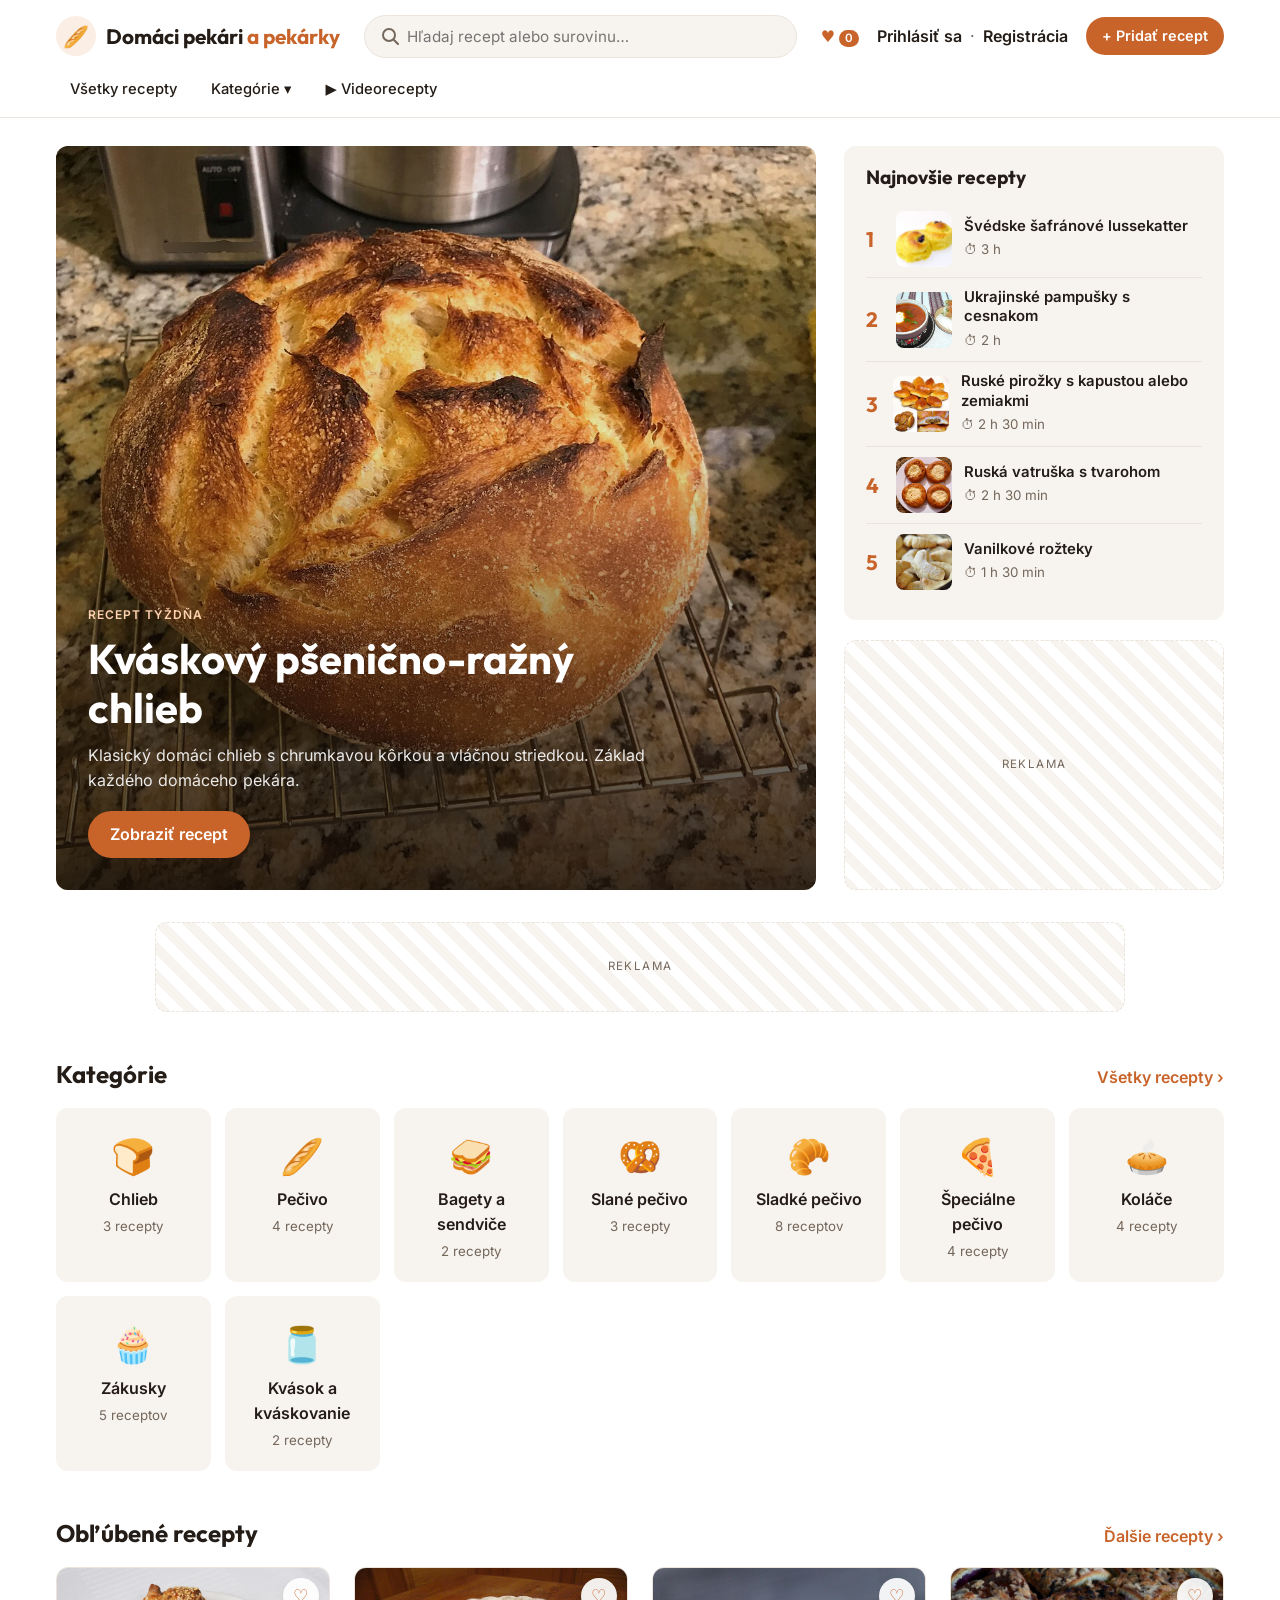
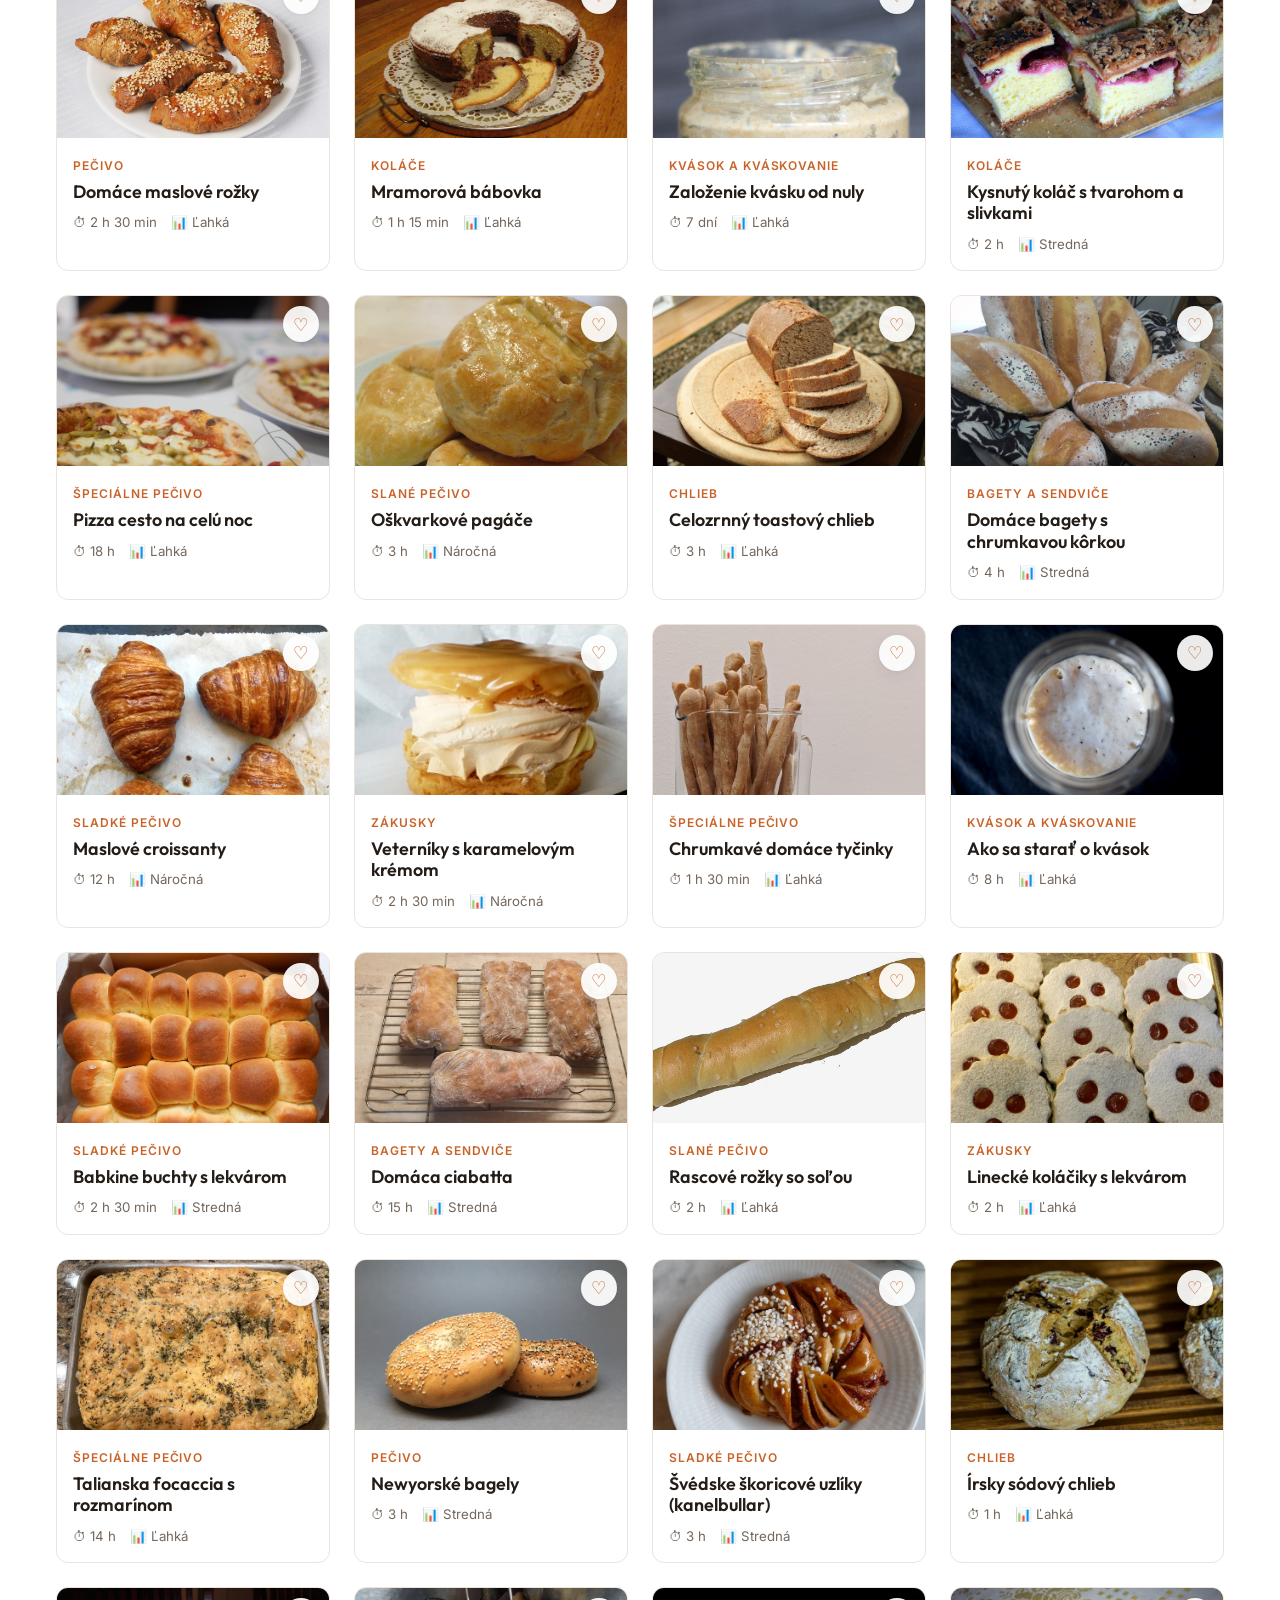
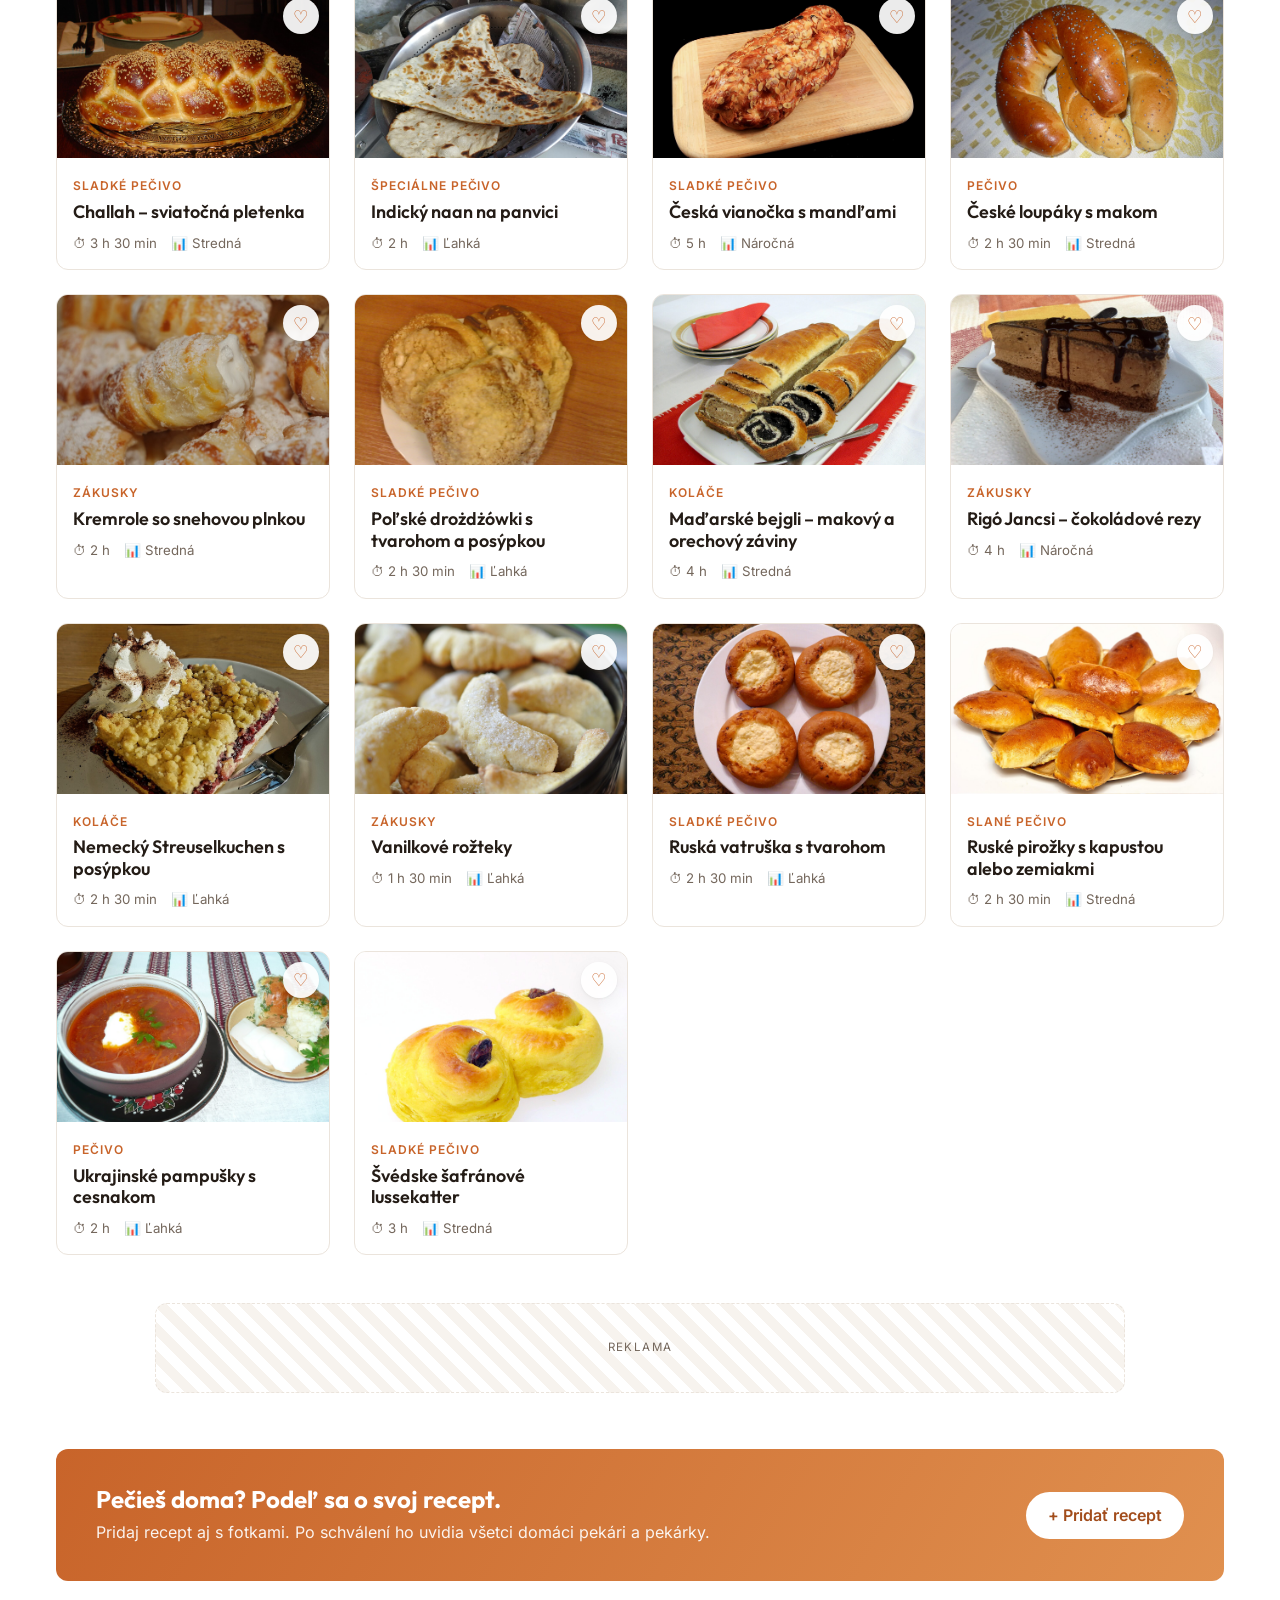
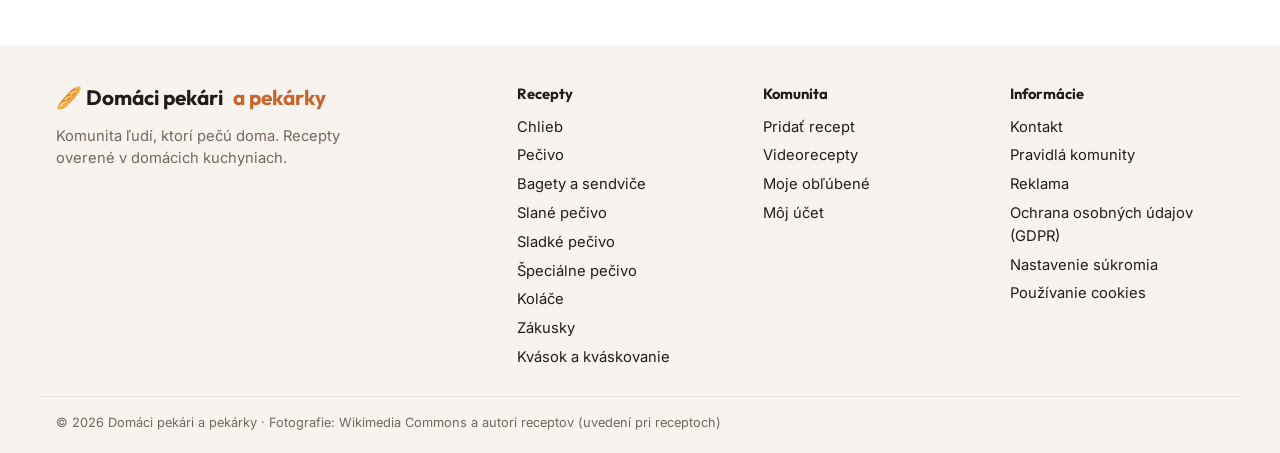
<file: index.html>
<!doctype html>
<html lang="sk">
<head>
  <meta charset="utf-8">
  <meta name="viewport" content="width=device-width, initial-scale=1, viewport-fit=cover">
  <meta name="theme-color" content="#c8642a">
  <link rel="manifest" href="manifest.webmanifest">
  <link rel="icon" type="image/png" sizes="48x48" href="icons/favicon-48.png">
  <link rel="apple-touch-icon" href="icons/apple-touch-icon.png">
  <meta name="apple-mobile-web-app-capable" content="yes">
  <meta name="mobile-web-app-capable" content="yes">
  <meta name="apple-mobile-web-app-title" content="Pekári">
  <meta name="apple-mobile-web-app-status-bar-style" content="default">
  <script>
    // Prepínač „počítačová verzia“ na mobile: stránka sa vykreslí v šírke 1200 px ako na počítači.
    try {
      if (localStorage.getItem("pekari-zobrazenie") === "pocitac")
        document.querySelector('meta[name="viewport"]').setAttribute("content", "width=1200");
    } catch (e) { /* bez úložiska ostane mobilná verzia */ }
  </script>
  <title>Domáci pekári a pekárky – receptár</title>
  <meta name="description" content="Receptár domácich pekárov a pekárok: chlieb, pečivo, koláče a kvások.">
  <link rel="preload" href="fonts/inter-latin.woff2" as="font" type="font/woff2" crossorigin>
  <link rel="preload" href="fonts/outfit-latin.woff2" as="font" type="font/woff2" crossorigin>
  <link rel="stylesheet" href="css/fonts.css">
  <link rel="stylesheet" href="css/styles.css">
</head>
<body>
  <header class="site-header">
    <div class="container header-top">
      <a href="#/" class="logo" id="logo">
        <span class="logo-mark">🥖</span>
        <span class="logo-text">Domáci pekári <em>a pekárky</em></span>
      </a>
      <div class="search-box">
        <input type="search" id="search" placeholder="Hľadaj recept alebo surovinu…" aria-label="Hľadať recept">
      </div>
      <div class="header-actions">
        <a href="#/oblubene" class="fav-link" title="Obľúbené recepty">♥ <span id="fav-count" class="badge">0</span></a>
        <div class="header-menu" id="header-menu">
          <span class="account-links" id="account-links">
            <a class="link-btn" href="#/prihlasenie">Prihlásiť sa</a>
            <span class="sep">·</span>
            <a class="link-btn" href="#/registracia">Registrácia</a>
          </span>
          <a class="btn btn-small" href="#/pridat">+ Pridať recept</a>
          <button class="btn-outline install-btn" data-install hidden>📲 Nainštalovať aplikáciu</button>
        </div>
        <button class="menu-btn" id="menu-btn" aria-label="Menu" aria-expanded="false" aria-controls="header-menu">☰</button>
      </div>
    </div>
    <nav class="container main-nav" id="main-nav" aria-label="Kategórie"></nav>
  </header>

  <main id="app" class="container"></main>

  <footer class="site-footer">
    <div class="container footer-inner">
      <div>
        <div class="logo">🥖 Domáci pekári <em>a pekárky</em></div>
        <p>Komunita ľudí, ktorí pečú doma. Recepty overené v domácich kuchyniach.</p>
      </div>
      <div>
        <h4>Recepty</h4>
        <div id="footer-cats"></div>
      </div>
      <div>
        <h4>Komunita</h4>
        <a href="#/pridat">Pridať recept</a>
        <a href="#/videorecepty">Videorecepty</a>
        <a href="#/oblubene">Moje obľúbené</a>
        <a href="#/ucet">Môj účet</a>
      </div>
      <div>
        <h4>Informácie</h4>
        <a href="#" data-soon>Kontakt</a>
        <a href="#/pravidla">Pravidlá komunity</a>
        <a href="#" data-soon>Reklama</a>
        <a href="#/ochrana-osobnych-udajov">Ochrana osobných údajov (GDPR)</a>
        <a href="#/ucet">Nastavenie súkromia</a>
        <a href="#/cookies">Používanie cookies</a>
      </div>
    </div>
    <p class="container copyright">© <span id="year"></span> Domáci pekári a pekárky · Fotografie: Wikimedia Commons a autori receptov (uvedení pri receptoch)</p>
    <p class="container view-switch" id="view-switch" hidden></p>
    <p class="container view-switch" id="install-app" hidden></p>
  </footer>

  <div id="toast" class="toast" role="status" aria-live="polite"></div>

  <script src="js/supabase-config.js"></script>
  <script src="js/vendor/supabase.min.js"></script>
  <script src="js/backend.js"></script>
  <script src="js/pravne.js"></script>
  <script src="js/recipes.js"></script>
  <script src="js/app.js"></script>
</body>
</html>
</file>
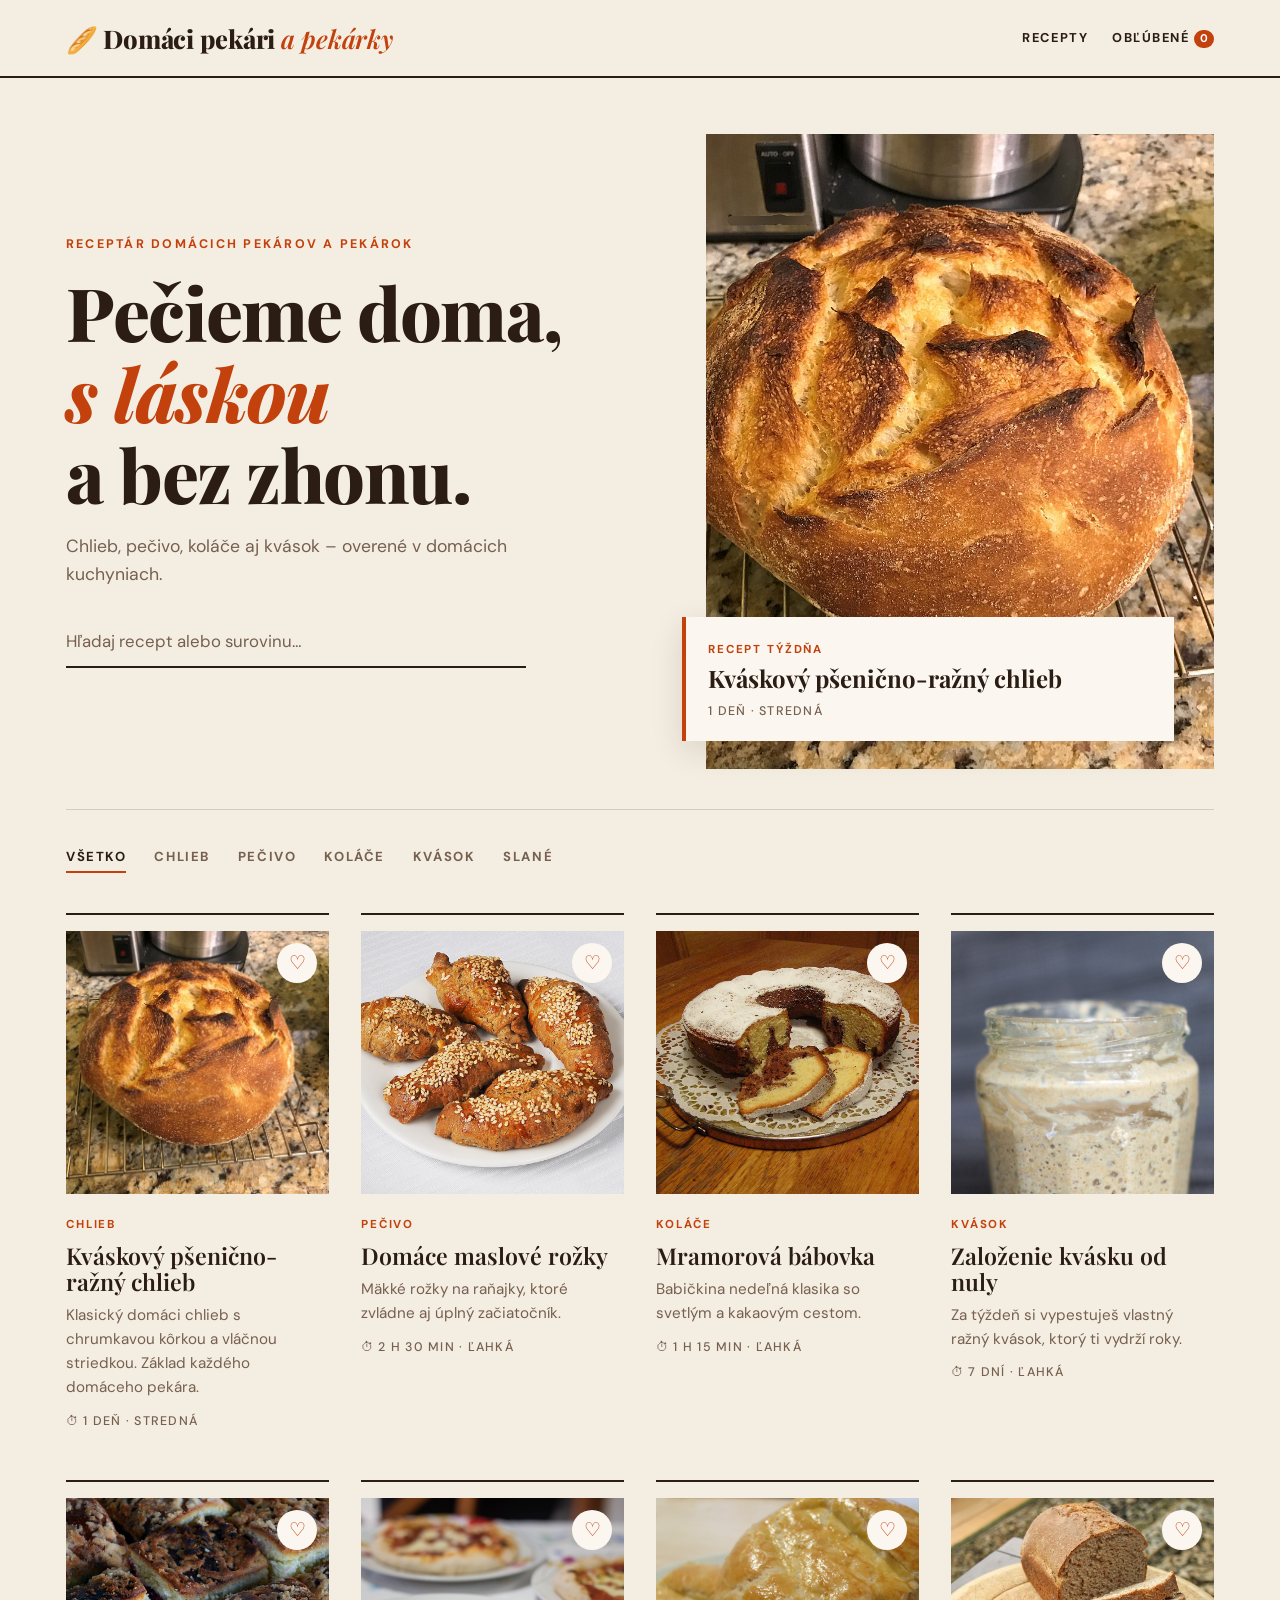
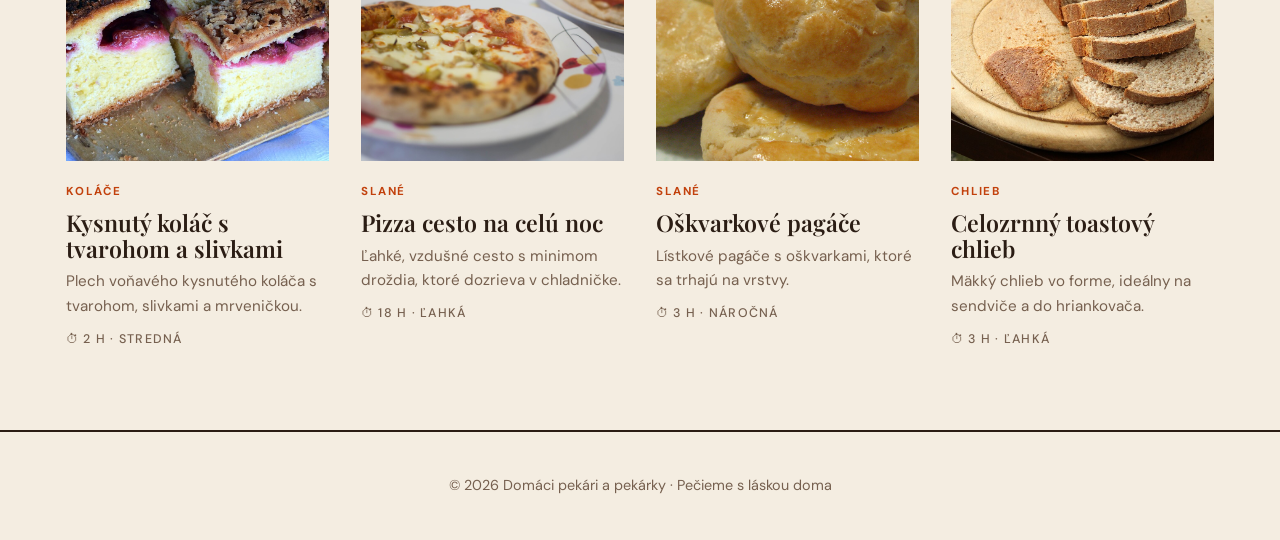
<file: navrhy/v2-casopis/index.html>
<!doctype html>
<html lang="sk">
<head>
  <meta charset="utf-8">
  <meta name="viewport" content="width=device-width, initial-scale=1">
  <title>Domáci pekári a pekárky – receptár</title>
  <meta name="description" content="Receptár domácich pekárov a pekárok: chlieb, pečivo, koláče a kvások.">
  <link rel="preconnect" href="https://fonts.googleapis.com">
  <link rel="preconnect" href="https://fonts.gstatic.com" crossorigin>
  <link href="https://fonts.googleapis.com/css2?family=Playfair+Display:ital,wght@0,600;0,800;1,600&family=DM+Sans:wght@400;500;700&display=swap" rel="stylesheet">
  <link rel="stylesheet" href="css/styles.css">
</head>
<body>
  <header class="site-header">
    <div class="container header-inner">
      <a href="#/" class="logo">🥖 Domáci pekári <span>a pekárky</span></a>
      <nav>
        <a href="#/">Recepty</a>
        <a href="#/oblubene">Obľúbené <span id="fav-count" class="badge">0</span></a>
      </nav>
    </div>
  </header>

  <main id="app" class="container"></main>

  <footer class="site-footer">
    <div class="container">
      <p>© <span id="year"></span> Domáci pekári a pekárky · Pečieme s láskou doma</p>
    </div>
  </footer>

  <script src="js/recipes.js"></script>
  <script src="js/app.js"></script>
</body>
</html>
</file>
<file: css/fonts.css>
/* Písma Inter a Outfit (licencia SIL Open Font License 1.1) uložené priamo na našom serveri.
   Nenačítavajú sa z Google Fonts, aby Google nedostával IP adresy návštevníkov (GDPR).
   Obe písma sú variabilné – jeden súbor pokrýva všetky hrúbky. */
@font-face {
  font-family: "Inter"; font-style: normal; font-weight: 400 600; font-display: swap;
  src: url("../fonts/inter-latin-ext.woff2") format("woff2");
  unicode-range: U+0100-02BA, U+02BD-02C5, U+02C7-02CC, U+02CE-02D7, U+02DD-02FF, U+0304, U+0308, U+0329, U+1D00-1DBF, U+1E00-1E9F, U+1EF2-1EFF, U+2020, U+20A0-20AB, U+20AD-20C4, U+2113, U+2C60-2C7F, U+A720-A7FF;
}
@font-face {
  font-family: "Inter"; font-style: normal; font-weight: 400 600; font-display: swap;
  src: url("../fonts/inter-latin.woff2") format("woff2");
  unicode-range: U+0000-00FF, U+0131, U+0152-0153, U+02BB-02BC, U+02C6, U+02DA, U+02DC, U+0304, U+0308, U+0329, U+2000-206F, U+20AC, U+2122, U+2191, U+2193, U+2212, U+2215, U+FEFF, U+FFFD;
}
@font-face {
  font-family: "Outfit"; font-style: normal; font-weight: 500 700; font-display: swap;
  src: url("../fonts/outfit-latin-ext.woff2") format("woff2");
  unicode-range: U+0100-02BA, U+02BD-02C5, U+02C7-02CC, U+02CE-02D7, U+02DD-02FF, U+0304, U+0308, U+0329, U+1D00-1DBF, U+1E00-1E9F, U+1EF2-1EFF, U+2020, U+20A0-20AB, U+20AD-20C4, U+2113, U+2C60-2C7F, U+A720-A7FF;
}
@font-face {
  font-family: "Outfit"; font-style: normal; font-weight: 500 700; font-display: swap;
  src: url("../fonts/outfit-latin.woff2") format("woff2");
  unicode-range: U+0000-00FF, U+0131, U+0152-0153, U+02BB-02BC, U+02C6, U+02DA, U+02DC, U+0304, U+0308, U+0329, U+2000-206F, U+20AC, U+2122, U+2191, U+2193, U+2212, U+2215, U+FEFF, U+FFFD;
}
</file>
<file: css/styles.css>
/* Dizajn v3 – komunitný receptový portál. Staršie návrhy sú v priečinku navrhy/. */
:root {
  --bg: #ffffff;
  --soft: #f7f3ee;
  --surface: #ffffff;
  --text: #241c16;
  --muted: #74675c;
  --accent: #c8642a;
  --accent-dark: #a24d1c;
  --accent-soft: #fbeee4;
  --border: #ebe4dc;
  --shadow: 0 1px 3px rgba(36, 28, 22, 0.06), 0 6px 18px rgba(36, 28, 22, 0.06);
  --radius: 12px;
}

@media (prefers-color-scheme: dark) {
  :root {
    --bg: #17130f;
    --soft: #201a15;
    --surface: #221c17;
    --text: #f3ece4;
    --muted: #b0a294;
    --accent: #ea8a4f;
    --accent-dark: #f3a574;
    --accent-soft: #3a2619;
    --border: #332a22;
    --shadow: 0 6px 18px rgba(0, 0, 0, 0.35);
  }
}

* { box-sizing: border-box; }

body {
  margin: 0;
  font-family: "Inter", system-ui, sans-serif;
  background: var(--bg);
  color: var(--text);
  line-height: 1.55;
}

h1, h2, h3, h4, .logo { font-family: "Outfit", system-ui, sans-serif; line-height: 1.2; }
h2 { font-size: 1.5rem; }

a { color: var(--accent); }

.container { max-width: 1200px; margin: 0 auto; padding: 0 16px; }

button { font: inherit; }

.btn {
  display: inline-block; border: none; border-radius: 999px; cursor: pointer;
  background: var(--accent); color: #fff; padding: 11px 22px; font-weight: 600; text-decoration: none;
}
.btn:hover { background: var(--accent-dark); }
.btn-small { padding: 8px 16px; font-size: 0.9rem; }
.btn-light { background: #fff; color: var(--accent-dark); }
.btn-light:hover { background: var(--accent-soft); }
.btn-outline {
  border: 1px solid var(--border); background: var(--surface); color: var(--text);
  border-radius: 999px; padding: 10px 18px; cursor: pointer; font-weight: 500;
}
.btn-outline:hover { border-color: var(--accent); color: var(--accent); }
.link-btn { border: none; background: none; color: var(--text); font-weight: 600; cursor: pointer; padding: 8px 4px; }
.link-btn:hover { color: var(--accent); }
.account-links { display: inline-flex; align-items: center; gap: 4px; white-space: nowrap; }
.account-links .sep { color: var(--muted); }

/* hlavička */
.site-header { background: var(--surface); border-bottom: 1px solid var(--border); position: sticky; top: 0; z-index: 20; }
.header-top { display: flex; align-items: center; gap: 24px; height: 72px; }
.logo { display: flex; align-items: center; gap: 10px; text-decoration: none; color: var(--text); font-weight: 700; font-size: 1.3rem; white-space: nowrap; }
.logo em { font-style: normal; color: var(--accent); }
.logo-mark { display: grid; place-items: center; width: 40px; height: 40px; border-radius: 50%; background: var(--accent-soft); font-size: 1.3rem; }
.search-box { flex: 1; max-width: 520px; }
#search {
  width: 100%; padding: 11px 18px 11px 42px; font-size: 0.95rem; font-family: inherit;
  border: 1px solid var(--border); border-radius: 999px; background: var(--soft); color: var(--text);
  background-image: url("data:image/svg+xml,%3Csvg xmlns='http://www.w3.org/2000/svg' width='18' height='18' fill='none' stroke='%2374675c' stroke-width='2' stroke-linecap='round'%3E%3Ccircle cx='8' cy='8' r='6'/%3E%3Cpath d='M13 13l4 4'/%3E%3C/svg%3E");
  background-repeat: no-repeat; background-position: 16px center;
}
#search:focus { outline: 2px solid var(--accent); outline-offset: 1px; background-color: var(--surface); }
.header-actions { display: flex; align-items: center; gap: 14px; margin-left: auto; }
.header-menu { display: flex; align-items: center; gap: 14px; }
.menu-btn { display: none; }
.header-menu .install-btn { display: none; } /* na počítači je inštalácia len v päte */
.fav-link { text-decoration: none; color: var(--accent); font-weight: 600; white-space: nowrap; }
.badge {
  display: inline-block; min-width: 20px; padding: 0 6px; border-radius: 10px;
  background: var(--accent); color: #fff; font-size: 0.72rem; text-align: center;
}

.main-nav { display: flex; gap: 6px; padding-bottom: 10px; }
.main-nav > a, .nav-dd-btn {
  white-space: nowrap; text-decoration: none; color: var(--text); font-weight: 500; font-size: 0.92rem;
  padding: 6px 14px; border-radius: 999px; border: none; background: none; cursor: pointer;
}
.main-nav > a:hover, .nav-dd-btn:hover { background: var(--soft); }
.main-nav > a.active, .nav-dd-btn.active { background: var(--accent-soft); color: var(--accent-dark); }

.nav-dd { position: relative; }
.nav-dd-menu {
  display: none; position: absolute; top: calc(100% + 6px); left: 0; z-index: 30; min-width: 240px;
  background: var(--surface); border: 1px solid var(--border); border-radius: var(--radius);
  box-shadow: var(--shadow); padding: 6px;
}
.nav-dd.open .nav-dd-menu { display: block; }
.nav-dd-menu a { display: block; padding: 8px 12px; border-radius: 8px; color: var(--text); text-decoration: none; white-space: nowrap; }
.nav-dd-menu a:hover { background: var(--soft); color: var(--accent); }

/* miesta na reklamu */
.ad {
  display: flex; align-items: center; justify-content: center; border-radius: var(--radius);
  border: 1px dashed var(--border); color: var(--muted); font-size: 0.72rem; letter-spacing: 0.12em; text-transform: uppercase;
  background: repeating-linear-gradient(45deg, var(--soft), var(--soft) 10px, transparent 10px, transparent 20px);
}
.ad-leaderboard { min-height: 90px; max-width: 970px; margin: 32px auto; }
.ad-box { min-height: 250px; margin-top: 20px; }

/* video */
.video-badge {
  position: absolute; top: 10px; left: 10px; background: rgba(20, 12, 6, 0.75); color: #fff;
  font-size: 0.75rem; font-weight: 600; padding: 4px 10px; border-radius: 999px;
}
.recipe-video { margin-bottom: 32px; }
.recipe-video h2 { margin: 0 0 14px; }
.video { position: relative; aspect-ratio: 16 / 9; border-radius: var(--radius); overflow: hidden; background: #000; }
.video iframe, .video video { position: absolute; inset: 0; width: 100%; height: 100%; border: 0; }

/* úvod: recept týždňa + bočný zoznam */
.top { display: grid; grid-template-columns: 2fr 1fr; gap: 28px; margin: 28px 0 8px; }
.feature { position: relative; display: block; border-radius: var(--radius); overflow: hidden; color: #fff; text-decoration: none; min-height: 420px; }
.feature-img { position: absolute; inset: 0; display: grid; place-items: center; font-size: 8rem; }
.feature-img img { width: 100%; height: 100%; object-fit: cover; transition: transform 0.5s; }
.feature:hover .feature-img img { transform: scale(1.03); }
.feature::after { content: ""; position: absolute; inset: 0; background: linear-gradient(to top, rgba(20, 12, 6, 0.85), rgba(20, 12, 6, 0.1) 60%); }
.feature-text { position: absolute; left: 0; right: 0; bottom: 0; padding: 32px; z-index: 1; max-width: 640px; }
.feature-text h1 { font-size: clamp(1.7rem, 3.5vw, 2.6rem); margin: 8px 0 10px; }
.feature-text p { margin: 0 0 18px; opacity: 0.9; }

.side-list { background: var(--soft); border-radius: var(--radius); padding: 20px 22px; }
.side-list h2 { font-size: 1.2rem; margin: 0 0 12px; }
.side-list ol { list-style: none; margin: 0; padding: 0; counter-reset: q; }
.side-list li { counter-increment: q; border-bottom: 1px solid var(--border); }
.side-list li:last-child { border-bottom: none; }
.side-list a { display: flex; align-items: center; gap: 12px; padding: 10px 0; text-decoration: none; color: var(--text); }
.side-list a::before { content: counter(q); font-family: "Outfit", sans-serif; font-weight: 700; font-size: 1.3rem; color: var(--accent); width: 18px; }
.side-list a:hover strong { color: var(--accent); }
.side-list strong { display: block; font-weight: 600; font-size: 0.93rem; line-height: 1.3; }
.side-list small { color: var(--muted); }
.thumb { flex: none; width: 56px; height: 56px; border-radius: 8px; overflow: hidden; display: grid; place-items: center; font-size: 1.6rem; }
.thumb img { width: 100%; height: 100%; object-fit: cover; }

/* sekcie */
.section { margin: 48px 0; }
.section-head { display: flex; align-items: baseline; justify-content: space-between; gap: 12px; margin-bottom: 18px; }
.section-head h2 { margin: 0; }
.section-head a { text-decoration: none; font-weight: 600; white-space: nowrap; }

.cat-tiles { display: grid; grid-template-columns: repeat(auto-fill, minmax(140px, 1fr)); gap: 14px; }
.cat-tile strong { text-align: center; }
.cat-tile {
  display: flex; flex-direction: column; align-items: center; gap: 4px; padding: 20px 12px;
  background: var(--soft); border-radius: var(--radius); text-decoration: none; color: var(--text);
  border: 1px solid transparent; transition: border-color 0.2s, transform 0.2s;
}
.cat-tile:hover { border-color: var(--accent); transform: translateY(-2px); }
.cat-icon { font-size: 2.2rem; }
.cat-tile small { color: var(--muted); }

/* karty */
.grid { display: grid; grid-template-columns: repeat(auto-fill, minmax(260px, 1fr)); gap: 24px; }
.card { position: relative; background: var(--surface); border: 1px solid var(--border); border-radius: var(--radius); overflow: hidden; transition: box-shadow 0.2s, transform 0.2s; }
.card:hover { box-shadow: var(--shadow); transform: translateY(-3px); }
.card-link { color: inherit; text-decoration: none; display: block; height: 100%; }
.card-img { display: grid; place-items: center; font-size: 4rem; aspect-ratio: 16 / 10; overflow: hidden; }
.card-img img, .recipe-img img { width: 100%; height: 100%; object-fit: cover; }
.card-body { padding: 14px 16px 16px; }
.card-body h3 { margin: 4px 0 10px; font-size: 1.12rem; font-weight: 600; }
.card-link:hover h3 { color: var(--accent); }
.meta { display: flex; gap: 14px; font-size: 0.83rem; color: var(--muted); }
.kicker { font-size: 0.75rem; font-weight: 600; text-transform: uppercase; letter-spacing: 0.08em; color: var(--accent); }
.kicker.light { color: #ffd2b0; }

.media { background: var(--accent-soft); }

.fav-btn {
  position: absolute; top: 10px; right: 10px; width: 36px; height: 36px;
  border: none; border-radius: 50%; background: rgba(255, 255, 255, 0.92);
  color: var(--accent); font-size: 1.1rem; cursor: pointer; box-shadow: var(--shadow);
}
.fav-btn.on { color: #d0342c; }
.fav-btn.big {
  position: static; width: auto; height: auto; border-radius: 999px; padding: 10px 18px;
  background: var(--accent-soft); color: var(--accent-dark); font-weight: 600; box-shadow: none;
}

/* výzva na pridanie receptu */
.cta {
  display: flex; align-items: center; justify-content: space-between; gap: 24px; flex-wrap: wrap;
  margin: 56px 0; padding: 36px 40px; border-radius: var(--radius);
  background: linear-gradient(120deg, var(--accent), #e0904f); color: #fff;
}
.cta h2 { margin: 0 0 6px; }
.cta p { margin: 0; opacity: 0.92; }

/* zoznamy */
.crumbs { margin: 24px 0 8px; font-size: 0.88rem; color: var(--muted); }
.crumbs a { color: var(--muted); text-decoration: none; }
.crumbs a:hover { color: var(--accent); }
.crumbs span { margin: 0 4px; }
.page-title { font-size: clamp(1.8rem, 4vw, 2.4rem); margin: 4px 0 4px; }
.page-sub { color: var(--muted); margin: 0 0 24px; }
.empty { text-align: center; color: var(--muted); padding: 40px 0; }

/* detail receptu */
.recipe { max-width: 920px; margin: 0 auto; }
.recipe-title h1 { font-size: clamp(1.9rem, 4.5vw, 2.8rem); margin: 6px 0 12px; }
.byline { margin-bottom: 14px; }
.author { display: inline-flex; align-items: center; gap: 8px; font-weight: 600; font-size: 0.92rem; }
.avatar {
  display: grid; place-items: center; width: 32px; height: 32px; border-radius: 50%;
  background: var(--accent); color: #fff; font-size: 0.72rem; font-weight: 700;
}
.lead { font-size: 1.12rem; color: var(--muted); margin: 0 0 18px; }
.actions { display: flex; flex-wrap: wrap; gap: 10px; margin-bottom: 24px; }

.recipe-figure { margin: 0 0 20px; }
.recipe-img { display: grid; place-items: center; aspect-ratio: 16 / 9; border-radius: var(--radius); overflow: hidden; font-size: 8rem; }
.recipe-figure figcaption { margin-top: 6px; font-size: 0.75rem; color: var(--muted); }
.recipe-figure figcaption a { color: inherit; }

.facts { display: grid; grid-template-columns: repeat(4, 1fr); border: 1px solid var(--border); border-radius: var(--radius); margin-bottom: 32px; }
.facts div { display: flex; flex-direction: column; align-items: center; padding: 14px 8px; text-align: center; border-right: 1px solid var(--border); }
.facts div:last-child { border-right: none; }
.facts strong { font-family: "Outfit", sans-serif; font-size: 1.15rem; }
.facts span { font-size: 0.78rem; color: var(--muted); }

.recipe-body { display: grid; grid-template-columns: 320px 1fr; gap: 40px; }
.recipe-body h2 { margin: 0 0 16px; }
.ingredients { background: var(--soft); border-radius: var(--radius); padding: 22px; align-self: start; position: sticky; top: 130px; }
.servings { display: inline-flex; align-items: center; gap: 10px; background: var(--surface); border: 1px solid var(--border); border-radius: 999px; padding: 4px; margin-bottom: 10px; }
.servings button { width: 30px; height: 30px; border: none; border-radius: 50%; background: var(--accent); color: #fff; cursor: pointer; }
.servings span { min-width: 80px; text-align: center; font-weight: 600; }
.ingredients ul { list-style: none; padding: 0; margin: 0; }
.ingredients li { padding: 9px 0; border-bottom: 1px solid var(--border); }
.ingredients li:last-child { border-bottom: none; }
.ingredients label { cursor: pointer; }
.ingredients input { accent-color: var(--accent); }
.ingredients label:has(input:checked) { text-decoration: line-through; color: var(--muted); }
.steps ol { list-style: none; padding: 0; margin: 0; counter-reset: step; }
.steps li { counter-increment: step; position: relative; padding: 0 0 22px 52px; }
.steps li::before {
  content: counter(step); position: absolute; left: 0; top: -2px; width: 34px; height: 34px;
  border-radius: 50%; background: var(--accent-soft); color: var(--accent-dark);
  display: grid; place-items: center; font-family: "Outfit", sans-serif; font-weight: 700;
}

.comments { margin-top: 40px; padding-top: 28px; border-top: 1px solid var(--border); }
.comment-box { background: var(--soft); border-radius: var(--radius); padding: 24px; text-align: center; }
.comment-box p { margin: 0 0 14px; color: var(--muted); }

/* päta */
.site-footer { background: var(--soft); margin-top: 64px; padding: 40px 0 20px; font-size: 0.92rem; }
.footer-inner { display: grid; grid-template-columns: 2fr 1fr 1fr 1fr; gap: 32px; }
.footer-inner p { color: var(--muted); max-width: 340px; }
.footer-inner h4 { margin: 0 0 10px; }
.footer-inner a { display: block; color: var(--text); text-decoration: none; padding: 3px 0; }
.footer-inner a:hover { color: var(--accent); }
.copyright { color: var(--muted); font-size: 0.8rem; border-top: 1px solid var(--border); padding-top: 16px; margin-top: 24px; }
.view-switch { text-align: center; margin: 8px auto 0; }
.view-switch .link-btn { color: var(--accent); padding: 10px; }

/* ===== Používateľská sekcia ===== */
.small { font-size: 0.85rem; color: var(--muted); }
.note { background: var(--accent-soft); border-radius: var(--radius); padding: 12px 16px; margin: 0 0 18px; }
.notice {
  background: var(--soft); border: 1px solid var(--border); border-left: 4px solid var(--accent);
  border-radius: var(--radius); padding: 14px 18px; margin: 16px 0;
}
.notice-rejected { border-left-color: #c0392b; }
.notice .btn-small { margin-left: 8px; }

.btn-danger { color: #c0392b; border-color: #e7b7b1; }
.btn-danger:hover { color: #fff; background: #c0392b; border-color: #c0392b; }
a.btn-outline { display: inline-block; text-decoration: none; }

.avatar-sm { width: 26px; height: 26px; font-size: 0.66rem; margin-right: 6px; }
.user-link { display: inline-flex; align-items: center; text-decoration: none; }
.account-links a.link-btn { text-decoration: none; display: inline-flex; align-items: center; }
.account-links .badge { margin-left: 4px; }

/* prihlásenie / registrácia */
.auth-box { max-width: 560px; margin: 16px auto 40px; }
.btn-google {
  display: inline-flex; align-items: center; gap: 12px; padding: 12px 22px; margin: 6px 0 18px;
  border: 1px solid #dadce0; border-radius: 999px; background: #fff; color: #1f1f1f;
  font: 600 1rem "Inter", system-ui, sans-serif; cursor: pointer; box-shadow: var(--shadow);
}
.btn-google:hover { background: #f8f9fa; }
.btn-google:disabled { opacity: 0.6; cursor: wait; }
.perks { list-style: none; padding: 0; margin: 0 0 18px; }
.perks li { padding: 6px 0; }

/* okno s výzvou na registráciu */
.dialog {
  border: none; border-radius: 16px; padding: 0; max-width: min(440px, calc(100vw - 32px));
  background: var(--surface); color: var(--text); box-shadow: 0 20px 60px rgba(0, 0, 0, 0.3);
}
.dialog::backdrop { background: rgba(20, 12, 6, 0.5); }
.dialog-body { position: relative; padding: 28px 26px 24px; }
.dialog-body h2 { margin: 0 0 10px; padding-right: 28px; }
.dialog-x { position: absolute; top: 14px; right: 14px; border: none; background: none; font-size: 1.2rem; color: var(--muted); cursor: pointer; padding: 6px; }
.dialog-actions { display: flex; gap: 10px; flex-wrap: wrap; margin-top: 18px; }
.dialog-actions .btn, .dialog-actions .btn-outline { flex: 1 1 140px; text-align: center; }

/* formuláre */
.form { display: flex; flex-direction: column; gap: 16px; }
.recipe-form { max-width: 820px; }
.field { display: flex; flex-direction: column; gap: 6px; border: none; padding: 0; margin: 0; min-width: 0; }
.field > span, .field > legend { font-weight: 600; }
.field legend { margin-bottom: 6px; }
.field small { color: var(--muted); }
.field-row { display: grid; grid-template-columns: 1fr 1fr; gap: 16px; }
.form input:not([type=checkbox]):not([type=file]), .form select, .form textarea {
  width: 100%; padding: 10px 12px; font: inherit; color: var(--text); background: var(--surface);
  border: 1px solid var(--border); border-radius: 10px;
}
.form input:focus, .form select:focus, .form textarea:focus { outline: 2px solid var(--accent); outline-offset: 0; border-color: transparent; }
.form textarea { resize: vertical; }
.inline-inputs { display: flex; align-items: center; gap: 8px; }
.inline-inputs input { max-width: 110px; }
.row-edit { display: flex; gap: 8px; align-items: flex-start; margin-bottom: 8px; }
.ing-row .in-amount { flex: 0 0 110px; }
.ing-row .in-unit { flex: 0 0 110px; }
.ing-row .in-name, .step-row textarea { flex: 1; }
.row-x {
  flex: none; width: 40px; height: 40px; border: 1px solid var(--border); border-radius: 10px;
  background: var(--surface); color: var(--muted); cursor: pointer;
}
.row-x:hover { color: #c0392b; border-color: #c0392b; }
.btn-add { align-self: flex-start; }
.file-btn { cursor: pointer; }
.check { display: flex; gap: 10px; align-items: flex-start; }
.check input { width: 20px; height: 20px; margin-top: 2px; flex: none; accent-color: var(--accent); }
.form-error { color: #c0392b; margin: 0; }
.form-error:empty { display: none; }
.form-error ul { margin: 6px 0 0; padding-left: 20px; }
.form-actions { display: flex; flex-wrap: wrap; gap: 10px; align-items: flex-start; padding-top: 8px; border-top: 1px solid var(--border); }
.reject-box { flex: 1 1 100%; display: flex; flex-direction: column; gap: 8px; margin-top: 10px; padding: 14px; background: var(--soft); border-radius: var(--radius); }
.reject-box .btn-danger { align-self: flex-start; }

.photo-list { display: flex; flex-wrap: wrap; gap: 10px; }
.photo-list:empty { display: none; }
.photo-item { position: relative; width: 120px; height: 90px; border-radius: 10px; overflow: hidden; background: var(--soft); }
.photo-item img { width: 100%; height: 100%; object-fit: cover; }
.photo-item .row-x { position: absolute; top: 4px; right: 4px; width: 30px; height: 30px; background: rgba(255, 255, 255, 0.92); }
.photo-main, .photo-first {
  position: absolute; left: 4px; bottom: 4px; font-size: 0.7rem; padding: 2px 8px; border-radius: 999px;
  background: var(--accent); color: #fff; border: none;
}
.photo-first { background: rgba(255, 255, 255, 0.92); color: var(--accent-dark); cursor: pointer; }

/* moje recepty, schvaľovanie */
.my-list { display: flex; flex-direction: column; gap: 10px; margin-bottom: 24px; }
.my-item { display: flex; align-items: center; gap: 14px; padding: 12px; border: 1px solid var(--border); border-radius: var(--radius); background: var(--surface); }
.my-thumb { flex: none; }
.my-text { flex: 1; min-width: 0; }
.my-text a { color: var(--text); text-decoration: none; }
.my-text a:hover { color: var(--accent); }
.my-text p { margin: 4px 0 0; }
.status { display: inline-block; font-size: 0.78rem; font-weight: 600; padding: 2px 10px; border-radius: 999px; margin: 4px 6px 0 0; }
.status-pending { background: #fff3cd; color: #7a5a00; }
.status-approved { background: #dff3e4; color: #1e6b34; }
.status-rejected { background: #fbe1de; color: #9b2c20; }

/* môj účet */
.account-grid { display: grid; grid-template-columns: repeat(auto-fit, minmax(260px, 1fr)); gap: 20px; margin-bottom: 32px; }
.panel { background: var(--soft); border-radius: var(--radius); padding: 20px 22px; }
.panel h2 { margin: 0 0 12px; font-size: 1.2rem; }
.panel p { margin: 0 0 10px; }

/* galéria fotiek receptu */
.gallery { display: flex; gap: 8px; margin-top: 8px; overflow-x: auto; }
.gallery-thumb { flex: none; width: 72px; height: 54px; padding: 0; border: 2px solid transparent; border-radius: 8px; overflow: hidden; cursor: pointer; background: none; }
.gallery-thumb.on { border-color: var(--accent); }
.gallery-thumb img { width: 100%; height: 100%; object-fit: cover; }

/* právne stránky */
.legal { max-width: 820px; margin: 0 auto 40px; }
.legal h2 { font-size: 1.25rem; margin: 28px 0 10px; }
.legal-note { color: var(--muted); font-size: 0.9rem; }
.legal-table { width: 100%; border-collapse: collapse; font-size: 0.92rem; margin: 10px 0; }
.legal-table th, .legal-table td { text-align: left; vertical-align: top; padding: 10px; border-bottom: 1px solid var(--border); }
.legal-table th { background: var(--soft); }
.legal-list li { margin-bottom: 10px; }

.toast {
  position: fixed; left: 50%; bottom: 24px; transform: translate(-50%, 20px); opacity: 0; pointer-events: none;
  background: var(--text); color: var(--bg); padding: 12px 20px; border-radius: 999px; font-size: 0.9rem;
  transition: opacity 0.25s, transform 0.25s; max-width: calc(100% - 32px); text-align: center;
}
.toast.show { opacity: 1; transform: translate(-50%, 0); }

@media (max-width: 900px) {
  .top { grid-template-columns: 1fr; }
  .recipe-body { grid-template-columns: 1fr; }
  .ingredients { position: static; }
  .footer-inner { grid-template-columns: 1fr 1fr 1fr; }
  .footer-inner > div:first-child { grid-column: 1 / -1; }
}

/* ===== Mobil (telefóny). Počítačová verzia vyššie ostáva bez zmeny. ===== */
@media (max-width: 640px) {
  /* hlavička: kompaktná, neprilepená, aby nezaberala polovicu displeja */
  .site-header { position: relative; padding-top: env(safe-area-inset-top); }
  /* mriežka: 1. riadok logo + ikony, 2. riadok vyhľadávanie (nikdy sa nezalomí inak) */
  .header-top {
    display: grid; grid-template-columns: minmax(0, 1fr) auto; height: auto;
    padding-top: 10px; padding-bottom: 10px; gap: 10px 8px;
  }
  .logo { font-size: 1.12rem; gap: 8px; min-width: 0; }
  .logo-mark { width: 38px; height: 38px; font-size: 1.15rem; flex: none; }
  /* celý názov v dvoch riadkoch: „Domáci pekári“ / „a pekárky“ */
  .logo-text { display: flex; flex-direction: column; line-height: 1.1; white-space: normal; }
  .logo-text em { font-size: 0.92em; }
  .header-actions { gap: 6px; }
  .fav-link { padding: 8px 6px; }
  .menu-btn {
    display: grid; place-items: center; width: 44px; height: 44px; border: 1px solid var(--border);
    border-radius: 12px; background: var(--surface); color: var(--text); font-size: 1.3rem; cursor: pointer;
  }
  /* rozbaľovacie menu: prihlásenie, registrácia, pridať recept */
  .header-menu {
    display: none; position: absolute; top: 100%; left: 0; right: 0; z-index: 40;
    flex-direction: column; align-items: stretch; gap: 8px; padding: 12px 16px 16px;
    background: var(--surface); border-bottom: 1px solid var(--border); box-shadow: var(--shadow);
  }
  .site-header.menu-open .header-menu { display: flex; }
  .header-menu .account-links { justify-content: center; }
  .header-menu .link-btn { padding: 12px 10px; font-size: 1rem; }
  .header-menu .btn-small { padding: 13px 16px; font-size: 1rem; text-align: center; }
  .header-menu .install-btn:not([hidden]) { display: block; padding: 12px 16px; font-size: 1rem; }
  .search-box { order: 3; grid-column: 1 / -1; max-width: none; }
  #search { font-size: 16px; padding-top: 12px; padding-bottom: 12px; } /* 16 px: iPhone pri písaní nezväčšuje stránku */

  /* horné menu: väčšie ciele na prst, Kategórie cez celú šírku */
  .main-nav { position: relative; justify-content: space-between; gap: 2px; padding-bottom: 8px; }
  .main-nav > a, .nav-dd-btn { padding: 10px 8px; font-size: 0.86rem; }
  .nav-dd { position: static; }
  .nav-dd-menu {
    left: 16px; right: 16px; top: 100%; min-width: 0; max-height: 70vh; overflow-y: auto;
    grid-template-columns: 1fr 1fr; gap: 2px;
  }
  .nav-dd.open .nav-dd-menu { display: grid; }
  .nav-dd-menu a { padding: 12px 10px; white-space: normal; font-size: 0.92rem; }

  /* úvod */
  .top { margin-top: 16px; gap: 20px; }
  .feature { min-height: 300px; }
  .feature-text { padding: 20px; }
  .feature-text p { font-size: 0.95rem; }
  .section { margin: 36px 0; }
  .section-head h2 { font-size: 1.3rem; }
  .cat-tiles { grid-template-columns: repeat(3, 1fr); gap: 8px; }
  .cat-tile { padding: 14px 4px; }
  .cat-icon { font-size: 1.8rem; }
  .cat-tile strong { font-size: 0.8rem; line-height: 1.25; }
  .cat-tile small { font-size: 0.72rem; }
  .grid { grid-template-columns: 1fr; gap: 16px; }
  .fav-btn { width: 42px; height: 42px; }
  .cta { margin: 40px 0; padding: 26px 20px; }

  /* reklama: mobilný banner namiesto širokého */
  .ad-leaderboard { min-height: 100px; max-width: 320px; margin: 24px auto; }

  /* detail receptu */
  .crumbs { margin-top: 16px; }
  .lead { font-size: 1rem; }
  .actions .btn-outline, .actions .fav-btn.big { flex: 1 1 auto; padding: 12px 14px; }
  .recipe-img { aspect-ratio: 4 / 3; border-radius: 10px; }
  .facts { grid-template-columns: 1fr 1fr; margin-bottom: 24px; }
  .facts div:nth-child(2) { border-right: none; }
  .facts div:nth-child(-n+2) { border-bottom: 1px solid var(--border); }
  .recipe-body { gap: 28px; }
  .ingredients { padding: 18px 16px; }
  .servings button { width: 40px; height: 40px; font-size: 1.2rem; }
  .ingredients li { padding: 0; }
  .ingredients label { display: flex; align-items: flex-start; gap: 10px; padding: 11px 0; }
  .ingredients input { width: 20px; height: 20px; margin: 1px 0 0; flex: none; }
  .steps li { padding-left: 46px; font-size: 1.02rem; line-height: 1.6; }
  .comment-box { padding: 20px 16px; }

  /* používateľská sekcia na mobile */
  .field-row { grid-template-columns: 1fr; }
  .ing-row { flex-wrap: wrap; }
  .ing-row .in-amount, .ing-row .in-unit { flex: 1 1 40%; }
  .ing-row .in-name { flex: 1 1 calc(100% - 48px); }
  .form input:not([type=checkbox]):not([type=file]), .form select, .form textarea { font-size: 16px; }
  .form-actions .btn, .form-actions .btn-outline { flex: 1 1 100%; text-align: center; }
  .my-item { flex-wrap: wrap; }
  .legal-table { display: block; overflow-x: auto; }
  .header-menu .account-links { flex-direction: column; align-items: stretch; gap: 2px; }
  .header-menu .account-links .sep { display: none; }
  .header-menu .account-links .link-btn { justify-content: center; text-align: center; padding: 12px 10px; border-radius: 10px; }
  .header-menu .account-links .link-btn:hover { background: var(--soft); }
  .ing-row { padding-bottom: 8px; border-bottom: 1px dashed var(--border); }

  /* päta */
  .site-footer { margin-top: 40px; padding-bottom: calc(20px + env(safe-area-inset-bottom)); }
  .footer-inner { grid-template-columns: 1fr 1fr; gap: 24px; }
  .footer-inner a { padding: 7px 0; }
  .toast { bottom: calc(16px + env(safe-area-inset-bottom)); }
}

/* veľmi úzke telefóny (napr. 320 px) */
@media (max-width: 370px) {
  .main-nav > a, .nav-dd-btn { padding: 10px 4px; font-size: 0.8rem; }
}

/* na dotykových zariadeniach nepoužívať „nadskakovanie“ kariet pri prejdení myšou */
@media (hover: none) {
  .card:hover, .cat-tile:hover { transform: none; }
  .feature:hover .feature-img img { transform: none; }
}

@media print {
  .site-header, .site-footer, .actions, .comments, .section, .crumbs, .servings, .toast, .ad, .recipe-video, .notice, .gallery { display: none !important; }
  .recipe-body { grid-template-columns: 1fr 2fr; }
  .ingredients { position: static; background: none; }
}
</file>
<file: navrhy/v2-casopis/css/styles.css>
/* Dizajn v2 – redakčný „časopis o pečení“. Predchádzajúci dizajn: styles-v1-elegantny.css */
:root {
  --bg: #f4ede1;
  --surface: #fbf7f0;
  --text: #2b1d14;
  --muted: #76604f;
  --accent: #c2410c;
  --accent-dark: #9a3412;
  --ink: #2b1d14;
  --border: #d9cbb6;
  --chip: transparent;
  --radius: 4px;
}

@media (prefers-color-scheme: dark) {
  :root {
    --bg: #1a130e;
    --surface: #231a13;
    --text: #f1e6d6;
    --muted: #b49f8a;
    --accent: #f08a4b;
    --accent-dark: #f6a66f;
    --ink: #f1e5d6;
    --border: #3d2f24;
  }
}

* { box-sizing: border-box; }

body {
  margin: 0;
  font-family: "DM Sans", system-ui, sans-serif;
  background: var(--bg);
  color: var(--text);
  line-height: 1.6;
}

h1, h2, h3, .logo { font-family: "Playfair Display", Georgia, serif; line-height: 1.1; }
h1 em, h2 em { color: var(--accent); }

a { color: var(--accent); }

.container { max-width: 1180px; margin: 0 auto; padding: 0 16px; }

/* hlavička */
.site-header { background: var(--bg); border-bottom: 2px solid var(--ink); }
.header-inner { display: flex; align-items: center; justify-content: space-between; height: 76px; gap: 12px; }
.logo { font-size: 1.6rem; font-weight: 800; color: var(--text); text-decoration: none; letter-spacing: -0.01em; }
.logo span { font-style: italic; font-weight: 600; color: var(--accent); }
nav { display: flex; gap: 24px; }
nav a {
  color: var(--text); text-decoration: none; font-weight: 700; white-space: nowrap;
  text-transform: uppercase; font-size: 0.8rem; letter-spacing: 0.12em;
}
nav a:hover { color: var(--accent); }
.badge {
  display: inline-block; min-width: 20px; padding: 0 6px; border-radius: 10px;
  background: var(--accent); color: #fff; font-size: 0.7rem; text-align: center; letter-spacing: 0;
}

/* úvod */
.hero { padding: 56px 0 40px; }
.hero.small { padding: 48px 0 32px; border-bottom: 1px solid var(--border); margin-bottom: 40px; }
.hero h1 { font-size: clamp(2.4rem, 6vw, 4.6rem); font-weight: 800; letter-spacing: -0.02em; margin: 0 0 18px; }
.hero p { color: var(--muted); font-size: 1.1rem; margin: 0 0 28px; max-width: 460px; }
.eyebrow {
  text-transform: uppercase; letter-spacing: 0.18em; font-size: 0.78rem !important;
  font-weight: 700; color: var(--accent) !important; margin-bottom: 16px !important;
}

.hero-split { display: grid; grid-template-columns: 1.15fr 1fr; gap: 56px; align-items: center; border-bottom: 1px solid var(--border); }

#search {
  width: 100%; max-width: 460px; padding: 14px 0; font-size: 1.05rem; font-family: inherit;
  border: none; border-bottom: 2px solid var(--ink); background: transparent; color: var(--text);
}
#search::placeholder { color: var(--muted); }
#search:focus { outline: none; border-bottom-color: var(--accent); }

.featured { display: block; position: relative; color: inherit; text-decoration: none; }
.featured-img { display: grid; place-items: center; aspect-ratio: 4 / 5; font-size: 9rem; overflow: hidden; }
.featured-img img { width: 100%; height: 100%; object-fit: cover; }
.featured-label {
  position: absolute; left: -24px; bottom: 28px; right: 40px;
  background: var(--surface); padding: 18px 22px; border-left: 4px solid var(--accent);
  box-shadow: 0 10px 30px rgba(43, 29, 20, 0.12);
}
.featured-label h2 { font-size: 1.5rem; margin: 4px 0 6px; }
.featured:hover h2 { color: var(--accent); }

/* filtre ako textové menu */
.filters { display: flex; flex-wrap: wrap; gap: 4px 28px; margin: 32px 0 40px; }
.chip {
  border: none; background: none; color: var(--muted); padding: 4px 0; cursor: pointer;
  font: inherit; font-weight: 700; text-transform: uppercase; letter-spacing: 0.12em; font-size: 0.82rem;
  border-bottom: 2px solid transparent;
}
.chip:hover { color: var(--text); }
.chip.active { color: var(--text); border-bottom-color: var(--accent); }

/* karty */
.grid { display: grid; grid-template-columns: repeat(auto-fill, minmax(260px, 1fr)); gap: 48px 32px; padding-bottom: 80px; }
.card { position: relative; border-top: 2px solid var(--ink); padding-top: 16px; }
.card-link { color: inherit; text-decoration: none; display: block; height: 100%; }
.card-img, .recipe-img { display: grid; place-items: center; font-size: 5rem; aspect-ratio: 1; overflow: hidden; }
.card-img img, .recipe-img img { width: 100%; height: 100%; object-fit: cover; transition: transform 0.4s; }
.card:hover .card-img img { transform: scale(1.04); }
.card-body { padding: 16px 0 0; }
.card-body h3 { margin: 8px 0 8px; font-size: 1.45rem; font-weight: 600; }
.card-link:hover h3 { color: var(--accent); }
.card-body p { margin: 0 0 12px; color: var(--muted); font-size: 0.95rem; }
.meta { font-size: 0.78rem; color: var(--muted); text-transform: uppercase; letter-spacing: 0.1em; font-weight: 500; }
.tag {
  display: inline-block; font-size: 0.72rem; font-weight: 700; text-transform: uppercase;
  letter-spacing: 0.16em; color: var(--accent);
}

.cat-chlieb { background: #e8d3b0; }
.cat-pecivo { background: #efd9a8; }
.cat-kolace { background: #e9c3b4; }
.cat-kvasok { background: #d9d3bc; }
.cat-slane  { background: #e3cf9f; }

.fav-btn {
  position: absolute; top: 28px; right: 12px; width: 40px; height: 40px;
  border: none; border-radius: 50%; background: var(--surface);
  color: var(--accent); font-size: 1.2rem; cursor: pointer;
}
.fav-btn.on { color: #c81e1e; }
.recipe .fav-btn {
  position: static; width: auto; height: auto; border-radius: var(--radius); margin-top: 20px;
  padding: 10px 18px; border: 2px solid var(--ink); background: transparent; font-size: 1rem;
}

.empty { grid-column: 1 / -1; text-align: center; color: var(--muted); padding: 40px 0; font-style: italic; }

/* detail receptu */
.back {
  display: inline-block; margin: 28px 0 20px; text-decoration: none; font-weight: 700;
  text-transform: uppercase; letter-spacing: 0.12em; font-size: 0.8rem;
}
.recipe { margin-bottom: 80px; }
.recipe-head { display: grid; grid-template-columns: 1fr 1fr; gap: 56px; padding-bottom: 48px; align-items: center; border-bottom: 2px solid var(--ink); }
.recipe-img { font-size: 8rem; aspect-ratio: 4 / 3; }
.recipe-figure { margin: 0; }
.recipe-figure figcaption { margin-top: 8px; font-size: 0.75rem; color: var(--muted); }
.recipe-figure figcaption a { color: inherit; }
.recipe-head h1 { margin: 10px 0 16px; font-size: clamp(2rem, 4.5vw, 3.4rem); font-weight: 800; }
.recipe-head p { color: var(--muted); font-size: 1.1rem; margin: 0 0 24px; }
.facts { display: flex; gap: 0; border-top: 1px solid var(--border); border-bottom: 1px solid var(--border); }
.facts div { display: flex; flex-direction: column; padding: 12px 28px 12px 0; margin-right: 28px; border-right: 1px solid var(--border); }
.facts div:last-child { border-right: none; }
.facts strong { font-family: "Playfair Display", Georgia, serif; font-size: 1.3rem; }
.facts span { font-size: 0.72rem; color: var(--muted); text-transform: uppercase; letter-spacing: 0.14em; }

.recipe-body { display: grid; grid-template-columns: 340px 1fr; gap: 64px; padding-top: 8px; }
.recipe-body h2 { font-size: 1.8rem; margin: 32px 0 18px; }
.ingredients { background: var(--surface); padding: 4px 28px 28px; align-self: start; position: sticky; top: 16px; }
.servings { display: inline-flex; align-items: center; gap: 12px; border: 1px solid var(--border); border-radius: 999px; padding: 4px; margin-bottom: 12px; }
.servings button {
  width: 32px; height: 32px; border: none; border-radius: 50%;
  background: var(--ink); color: var(--bg); font-size: 1.1rem; cursor: pointer;
}
.servings button:hover { background: var(--accent); }
.servings span { min-width: 80px; text-align: center; font-weight: 700; }
.ingredients ul { list-style: none; padding: 0; margin: 0; }
.ingredients li { padding: 10px 0; border-bottom: 1px solid var(--border); }
.ingredients label { cursor: pointer; }
.ingredients input { accent-color: var(--accent); }
.ingredients label:has(input:checked) { text-decoration: line-through; color: var(--muted); }
.steps ol { padding-left: 0; list-style: none; counter-reset: step; margin: 0; }
.steps li {
  counter-increment: step; position: relative; padding: 0 0 26px 72px; font-size: 1.05rem;
}
.steps li::before {
  content: counter(step, decimal-leading-zero); position: absolute; left: 0; top: -6px;
  font-family: "Playfair Display", Georgia, serif; font-style: italic; font-weight: 600;
  font-size: 2rem; color: var(--accent); line-height: 1;
}

.site-footer { border-top: 2px solid var(--ink); color: var(--muted); text-align: center; font-size: 0.9rem; padding: 28px 0; }

@media (max-width: 820px) {
  .logo { font-size: 1.25rem; }
  .logo span { display: none; }
  nav { gap: 16px; }
  .hero-split, .recipe-head, .recipe-body { grid-template-columns: 1fr; gap: 32px; }
  .hero { padding: 36px 0 32px; }
  .featured-img { aspect-ratio: 4 / 3; }
  .featured-label { left: 12px; right: 12px; bottom: 12px; }
  .ingredients { position: static; }
  .steps li { padding-left: 56px; }
}
</file>
